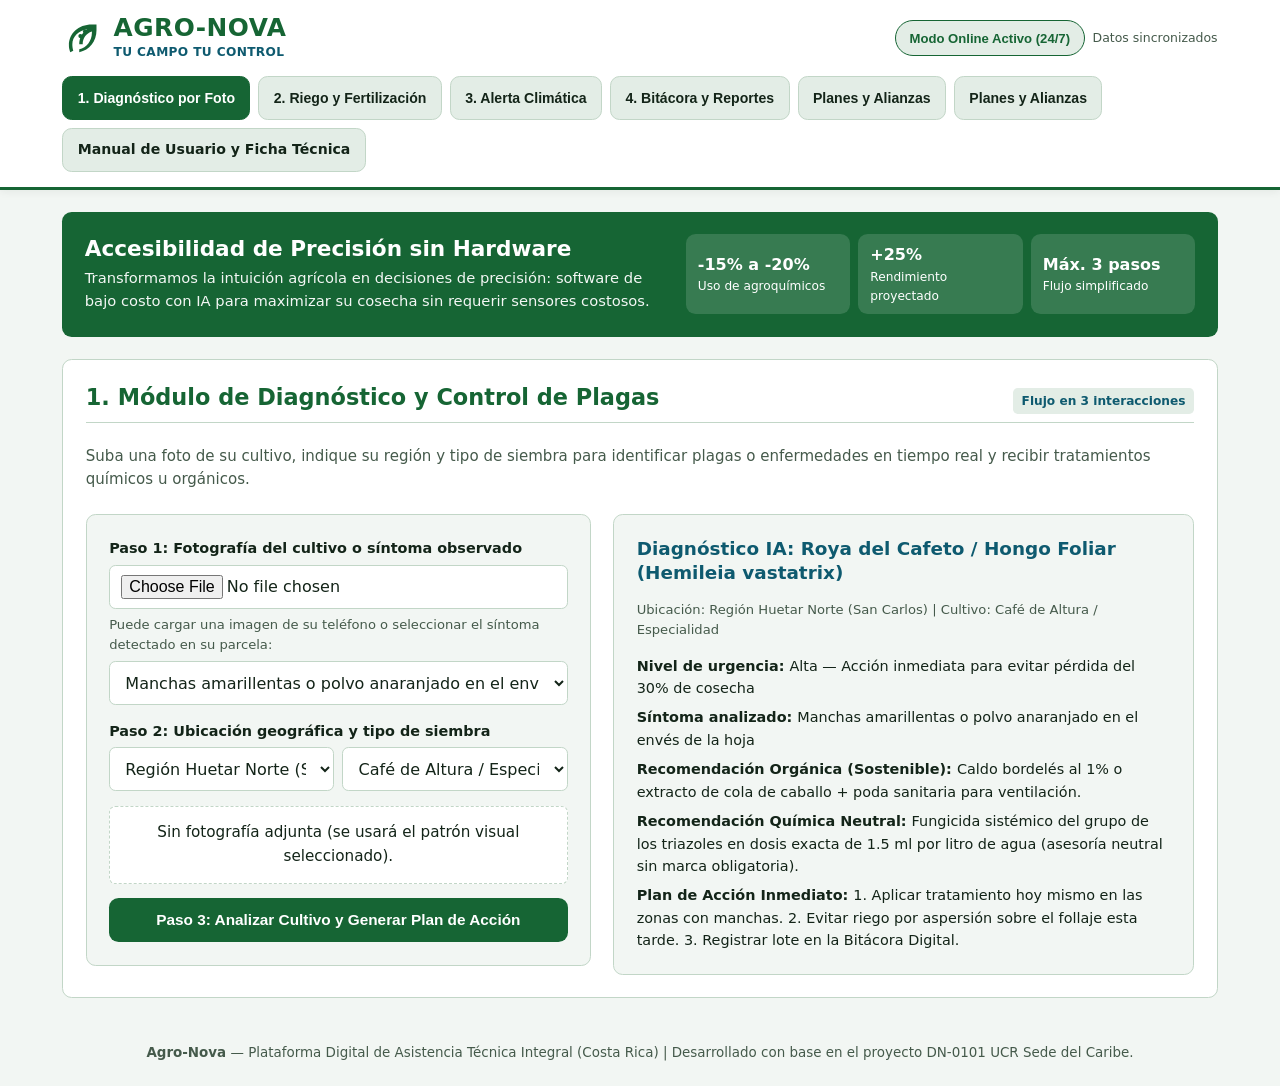
<file: index.html>
<!DOCTYPE html>
<html lang="es">
<head>
  <meta charset="UTF-8">
  <meta name="viewport" content="width=device-width, initial-scale=1.0">
  <title>Agro-Nova | Consultor Agrícola de Bolsillo</title>
  <link rel="stylesheet" href="css/styles.css">
</head>
<body>
  <header class="cabecera">
    <div class="cabecera-contenedor">
      <div class="marca-bloque">
        <!-- Logotipo: hoja verde combinada con circuitos tecnológicos -->
        <svg class="icono-marca" viewBox="0 0 32 32" aria-hidden="true">
          <path d="M26 4C14 4 6 12 6 22c0 3.3 1.2 6 1.2 6l2.6-1.2C9.2 24.5 9 22.8 9 21c0-6.5 5.5-12 13-13-4.5 3-7 7.5-7 13h3c0-5 3-9.5 8-11v1c0 7-4.5 13-11 14.5V28c9-1.5 15-9.5 15-19V4h-4z"/>
          <circle cx="16" cy="14" r="1.8"/>
          <circle cx="20" cy="10" r="1.8"/>
        </svg>
        <div>
          <span class="marca-titulo">AGRO-NOVA</span>
          <p class="marca-slogan">TU CAMPO tu control</p>
        </div>
      </div>

      <!-- Conmutador de Modo Offline (Mejora obligatoria de validación pág. 34) -->
      <div class="estado-red">
        <button type="button" id="btn-modo-red" class="boton-red online">
          Modo Online Activo (24/7)
        </button>
        <span id="indicador-sincronizacion" class="texto-sincronizacion">Datos sincronizados</span>
      </div>
    </div>

    <!-- Navegación directa de iconografía clara -->
    <nav id="nav-principal" class="navegacion-modulos" aria-label="Módulos de Agro-Nova">
      <button type="button" class="tab-modulo activo" data-modulo="mod-diagnostico">
        1. Diagnóstico por Foto
      </button>
      <button type="button" class="tab-modulo" data-modulo="mod-planificador">
        2. Riego y Fertilización
      </button>
      <button type="button" class="tab-modulo" data-modulo="mod-clima">
        3. Alerta Climática
      </button>
      <button type="button" class="tab-modulo" data-modulo="mod-bitacora">
        4. Bitácora y Reportes
      </button>
      <button type="button" class="tab-modulo" data-modulo="mod-planes">
        Planes y Alianzas
      </button>
      <button type="button" class="tab-modulo" data-modulo="mod-planes">
        Planes y Alianzas
      </button>
      <a href="manual.html" class="tab-modulo" style="text-decoration: none;">
        Manual de Usuario y Ficha Técnica
      </a>
    </nav>
    </nav>
  </header>

  <main class="contenedor-app">
    <!-- Banner de propuesta de valor y métricas de impacto -->
    <section class="banner-valor">
      <div>
        <h1 class="titulo-banner">Accesibilidad de Precisión sin Hardware</h1>
        <p class="texto-banner">
          Transformamos la intuición agrícola en decisiones de precisión: software de bajo costo con IA para maximizar su cosecha sin requerir sensores costosos.
        </p>
      </div>
      <div class="metricas-rapidas">
        <div class="insignia-metrica">
          <strong>-15% a -20%</strong>
          <span>Uso de agroquímicos</span>
        </div>
        <div class="insignia-metrica">
          <strong>+25%</strong>
          <span>Rendimiento proyectado</span>
        </div>
        <div class="insignia-metrica">
          <strong>Máx. 3 pasos</strong>
          <span>Flujo simplificado</span>
        </div>
      </div>
    </section>

    <!-- MÓDULO 1: DIAGNÓSTICO Y CONTROL DE PLAGAS -->
    <section id="mod-diagnostico" class="vista-modulo">
      <div class="encabezado-modulo">
        <h2>1. Módulo de Diagnóstico y Control de Plagas</h2>
        <span class="etiqueta-flujo">Flujo en 3 interacciones</span>
      </div>
      <p class="descripcion-modulo">
        Suba una foto de su cultivo, indique su región y tipo de siembra para identificar plagas o enfermedades en tiempo real y recibir tratamientos químicos u orgánicos.
      </p>

      <div class="layout-dos-columnas">
        <form id="form-diagnostico" class="tarjeta-operativa">
          <div class="campo-grupo">
            <label for="input-foto">Paso 1: Fotografía del cultivo o síntoma observado</label>
            <input id="input-foto" type="file" accept="image/*">
            <small class="ayuda-campo">Puede cargar una imagen de su teléfono o seleccionar el síntoma detectado en su parcela:</small>
            <select id="select-sintoma" required></select>
          </div>

          <div class="campo-grupo">
            <label for="diag-ubicacion">Paso 2: Ubicación geográfica y tipo de siembra</label>
            <div class="fila-doble">
              <select id="diag-ubicacion" required></select>
              <select id="diag-cultivo" required></select>
            </div>
          </div>

          <div class="vista-previa-contenedor" id="contenedor-preview">
            <img id="img-preview" class="imagen-preview oculto" alt="Vista previa del cultivo">
            <p id="texto-preview" class="texto-secundario">Sin fotografía adjunta (se usará el patrón visual seleccionado).</p>
          </div>

          <button type="submit" class="boton-accion">
            Paso 3: Analizar Cultivo y Generar Plan de Acción
          </button>
        </form>

        <div id="resultado-diagnostico" class="tarjeta-resultado"></div>
      </div>
    </section>

    <!-- MÓDULO 2: PLANIFICADOR DE FERTILIZACIÓN Y RIEGO -->
    <section id="mod-planificador" class="vista-modulo oculto">
      <div class="encabezado-modulo">
        <h2>2. Planificador de Fertilización y Riego</h2>
        <span class="etiqueta-flujo">Algoritmo de Racionalización de Insumos</span>
      </div>
      <p class="descripcion-modulo">
        Calcule la cantidad exacta de agua y fertilizante según la etapa fenológica de crecimiento y el área sembrada para evitar aplicaciones "al ojo".
      </p>

      <div class="layout-dos-columnas">
        <form id="form-planificador" class="tarjeta-operativa">
          <div class="campo-grupo">
            <label for="plan-cultivo">Paso 1: Seleccione el tipo de siembra</label>
            <select id="plan-cultivo" required></select>
          </div>

          <div class="campo-grupo">
            <label for="plan-etapa">Paso 2: Etapa fenológica del cultivo</label>
            <select id="plan-etapa" required></select>
          </div>

          <div class="campo-grupo">
            <label for="plan-area">Paso 3: Área de la parcela (en metros cuadrados m²)</label>
            <input id="plan-area" type="number" min="10" max="500000" value="2500" required>
          </div>

          <button type="submit" class="boton-accion">
            Calcular Dosificación Exacta y Calendario
          </button>
        </form>

        <div id="resultado-planificador" class="tarjeta-resultado"></div>
      </div>
    </section>

    <!-- MÓDULO 3: SISTEMA DE ALERTA CLIMÁTICA PREDICTIVA -->
    <section id="mod-clima" class="vista-modulo oculto">
      <div class="encabezado-modulo">
        <h2>3. Sistema de Alerta Climática Predictiva</h2>
        <span class="etiqueta-flujo">Monitoreo microclimático geolocalizado</span>
      </div>
      <p class="descripcion-modulo">
        Notificaciones sobre riesgos climáticos locales (heladas, exceso de lluvia, sequía) traducidas en consejos preventivos inmediatos para su parcela.
      </p>

      <div class="barra-filtro-clima">
        <label for="clima-region">Filtrar alertas por región agrícola:</label>
        <select id="clima-region"></select>
      </div>

      <div id="contenedor-alertas-clima" class="rejilla-tarjetas"></div>
    </section>

    <!-- MÓDULO 4: BITÁCORA DIGITAL DE RECURSOS Y ANALÍTICA -->
    <section id="mod-bitacora" class="vista-modulo oculto">
      <div class="encabezado-modulo">
        <h2>4. Bitácora Digital de Recursos y Estadísticas</h2>
        <span class="etiqueta-flujo">Privacidad garantizada: los datos pertenecen al productor</span>
      </div>
      <p class="descripcion-modulo">
        Registro administrativo para controlar inventarios, gastos de producción e ingresos de cosecha, con analítica visual de rentabilidad.
      </p>

      <div id="resumen-financiero" class="rejilla-metricas-bitacora"></div>

      <div class="layout-dos-columnas">
        <form id="form-bitacora" class="tarjeta-operativa">
          <h3 class="subtitulo-tarjeta">Nuevo registro administrativo</h3>

          <div class="campo-grupo">
            <label for="bit-tipo">Tipo de movimiento</label>
            <select id="bit-tipo" required>
              <option value="Ingreso por cosecha">Ingreso por venta de cosecha</option>
              <option value="Gasto en fertilizantes/insumos">Gasto en fertilizantes o insumos</option>
              <option value="Gasto operativo / riego">Gasto operativo / mano de obra / riego</option>
              <option value="Inventario en bodega">Registro de inventario en bodega</option>
            </select>
          </div>

          <div class="campo-grupo">
            <label for="bit-concepto">Concepto o lote de cultivo</label>
            <input id="bit-concepto" type="text" maxlength="100" placeholder="Ej. Lote Café Caturra - Fertilizante orgánico" required>
          </div>

          <div class="campo-grupo">
            <label for="bit-monto">Monto en colones (₡)</label>
            <input id="bit-monto" type="number" min="0" max="50000000" value="45000" required>
          </div>

          <button type="submit" class="boton-accion">Guardar en Bitácora</button>
        </form>

        <div class="tarjeta-resultado">
          <h3 class="subtitulo-tarjeta">Gráfico de distribución y movimientos recientes</h3>
          <div id="grafico-barras" class="contenedor-grafico"></div>
          <ul id="lista-bitacora" class="lista-registros"></ul>
        </div>
      </div>
    </section>

    <!-- SECCIÓN COMERCIAL: PLANES, FORMAS DE PAGO Y ALIANZAS -->
    <section id="mod-planes" class="vista-modulo oculto">
      <div class="encabezado-modulo">
        <h2>Planes SaaS, Medios de Pago y Alianzas Cooperativas</h2>
        <span class="etiqueta-flujo">Distribución Directa (Canal Corto)</span>
      </div>
      <p class="descripcion-modulo">
        Esquema accesible pensado para el productor costarricense sin inversión en sensores físicos, con soporte mediante comunidad en WhatsApp.
      </p>

      <div id="contenedor-planes" class="rejilla-tarjetas"></div>
      <div id="contenedor-alianzas" class="rejilla-tarjetas" style="margin-top: 1.25rem;"></div>
    </section>
  </main>

  <footer class="pie-app">
    <p>
      <strong>Agro-Nova</strong> — Plataforma Digital de Asistencia Técnica Integral (Costa Rica) | Desarrollado con base en el proyecto DN-0101 UCR Sede del Caribe.
    </p>
  </footer>

  <script type="module" src="js/main.js"></script>
</body>
</html>
</file>
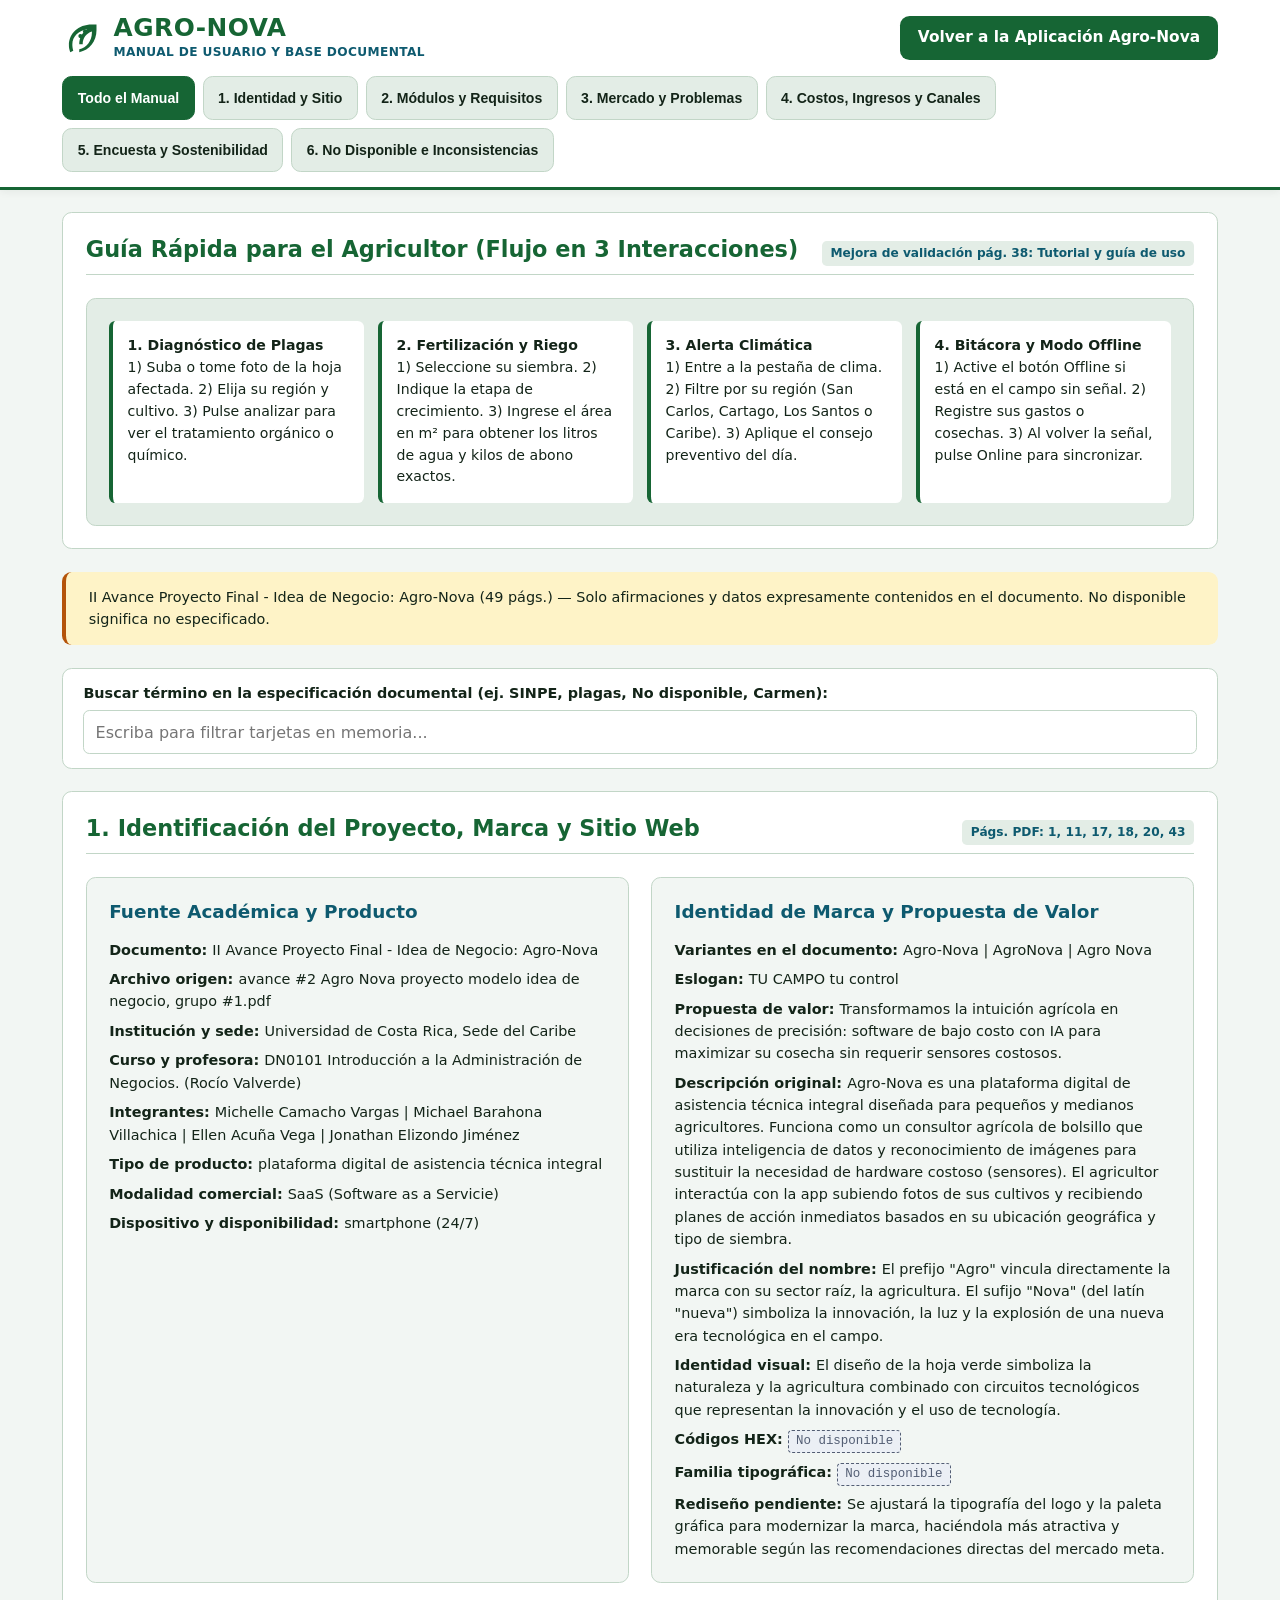
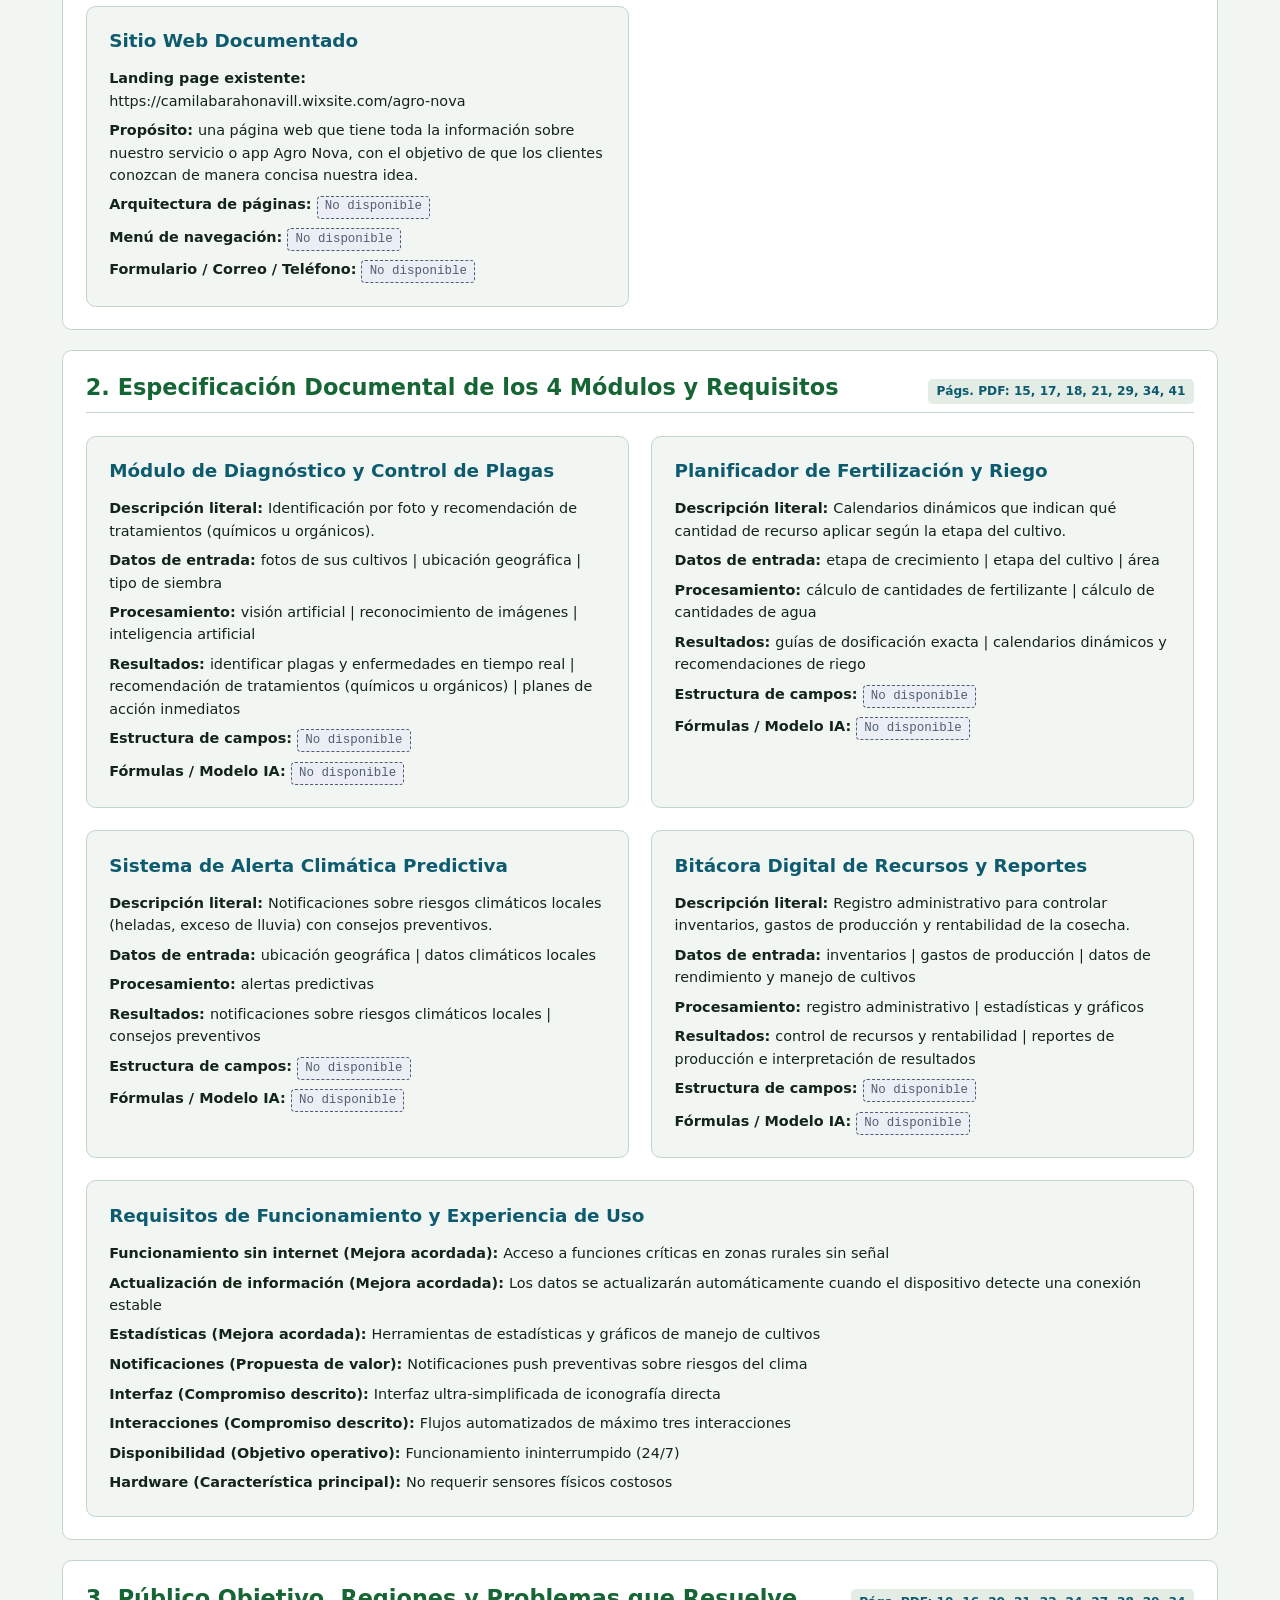
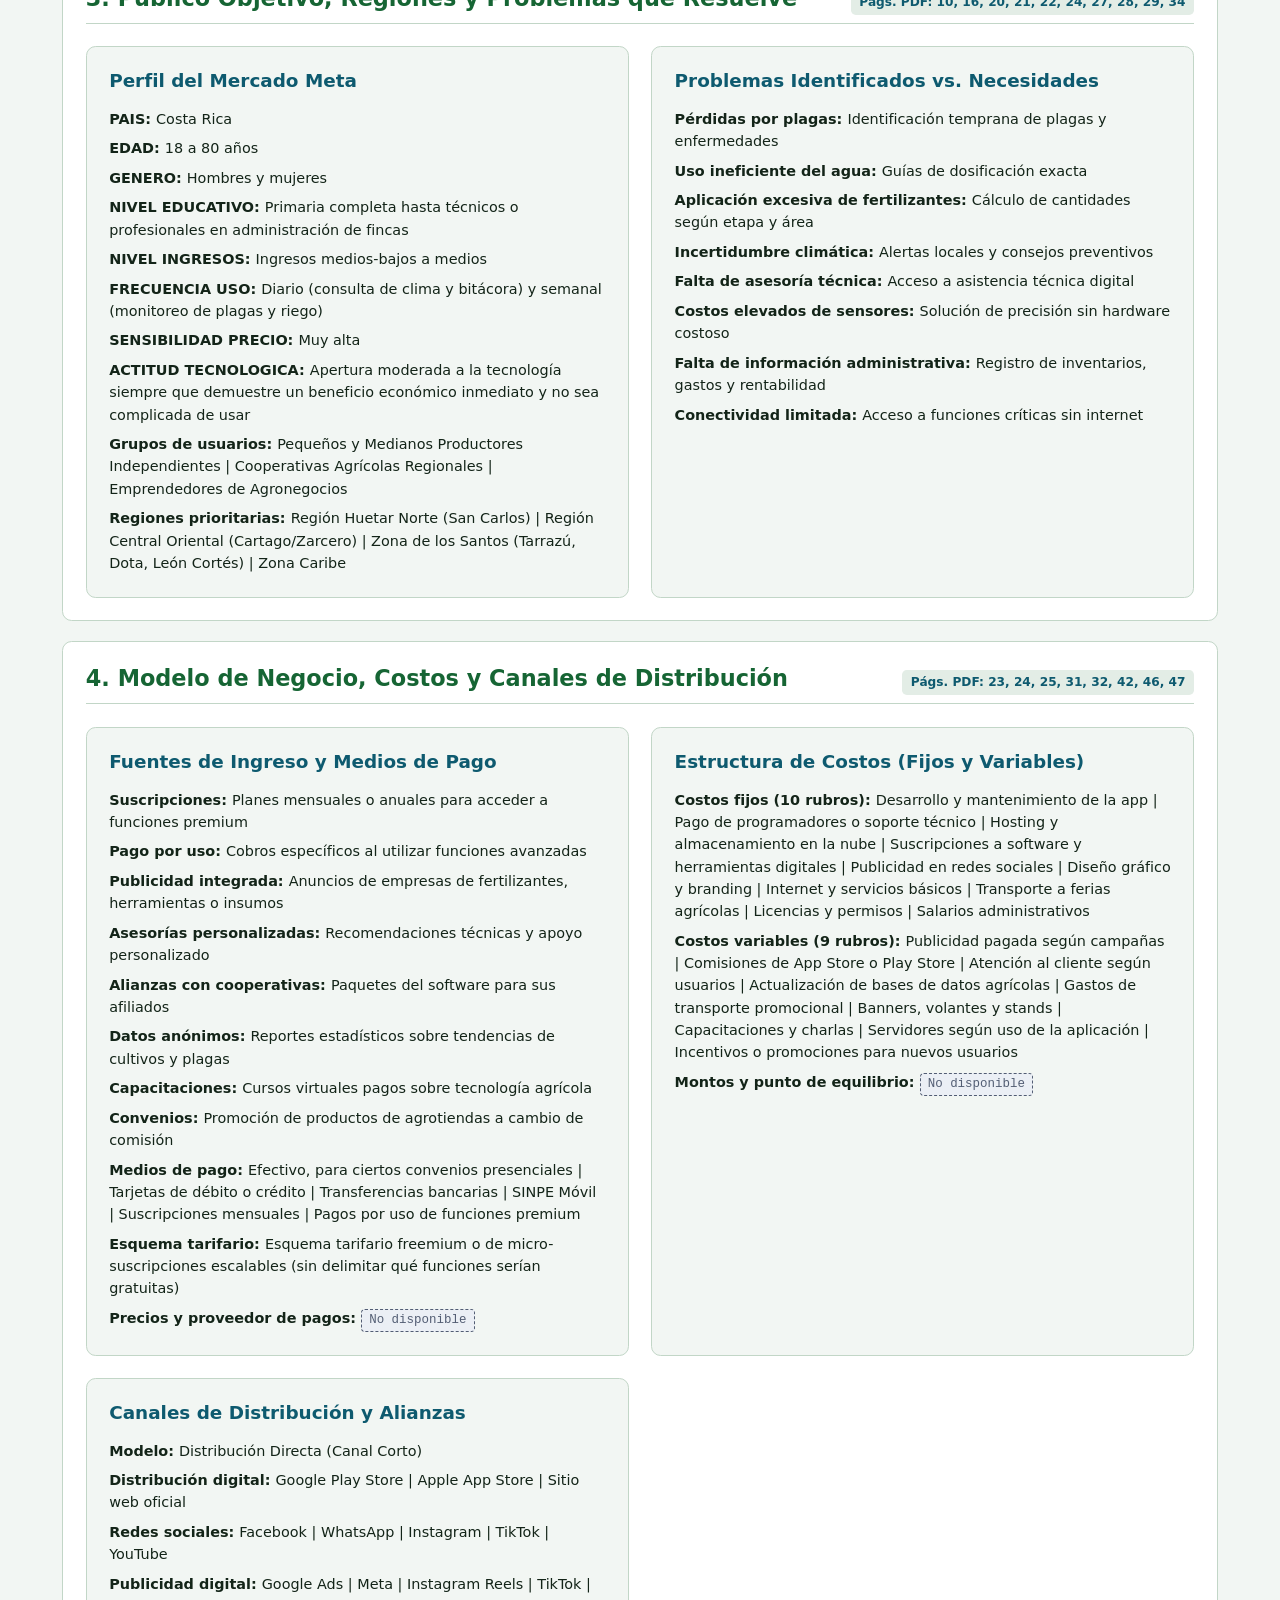
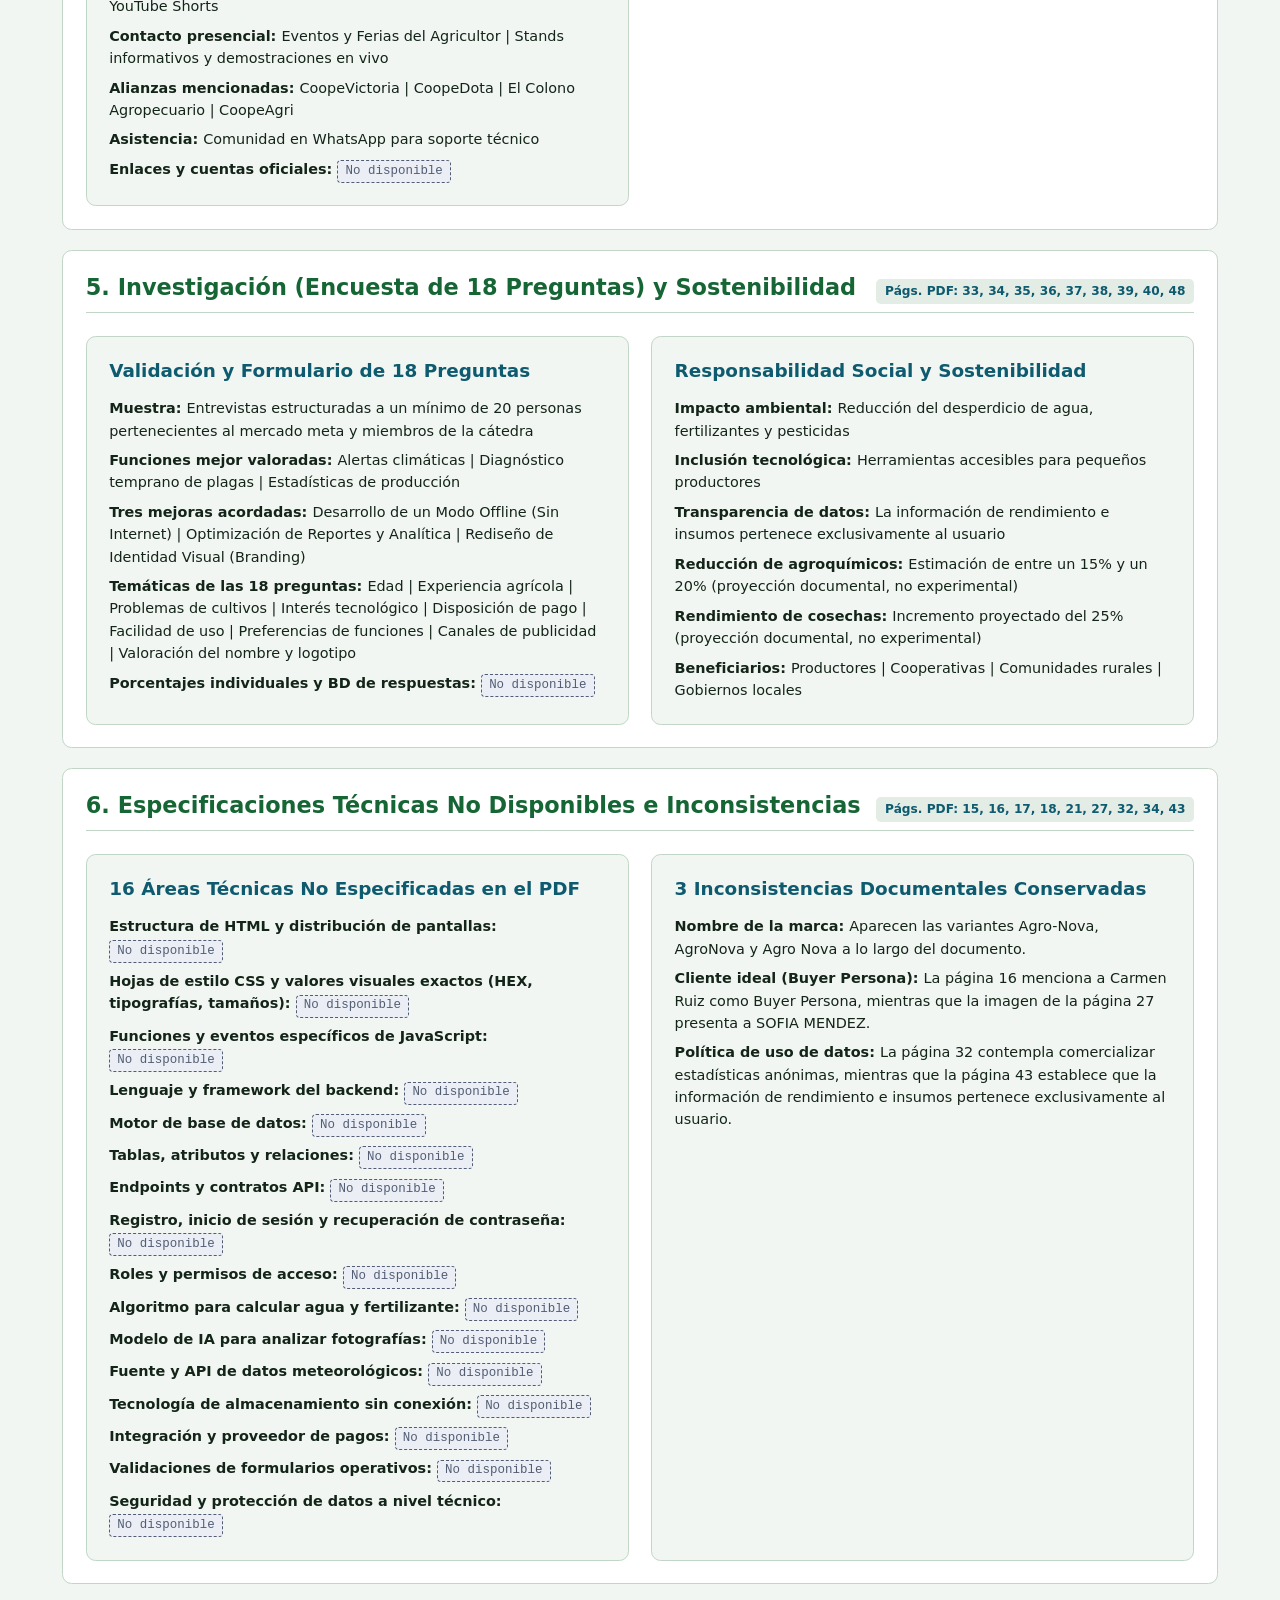
<file: manual.html>
<!DOCTYPE html>
<html lang="es">
<head>
  <meta charset="UTF-8">
  <meta name="viewport" content="width=device-width, initial-scale=1.0">
  <title>Agro-Nova | Manual de Usuario y Ficha Técnica</title>
  <link rel="stylesheet" href="css/styles.css">
</head>
<body>
  <header class="cabecera">
    <div class="cabecera-contenedor">
      <div class="marca-bloque">
        <svg class="icono-marca" viewBox="0 0 32 32" aria-hidden="true">
          <path d="M26 4C14 4 6 12 6 22c0 3.3 1.2 6 1.2 6l2.6-1.2C9.2 24.5 9 22.8 9 21c0-6.5 5.5-12 13-13-4.5 3-7 7.5-7 13h3c0-5 3-9.5 8-11v1c0 7-4.5 13-11 14.5V28c9-1.5 15-9.5 15-19V4h-4z"/>
          <circle cx="16" cy="14" r="1.8"/>
          <circle cx="20" cy="10" r="1.8"/>
        </svg>
        <div>
          <span id="marca-nombre" class="marca-titulo">AGRO-NOVA</span>
          <p id="marca-slogan" class="marca-slogan">Manual de Usuario y Base Documental</p>
        </div>
      </div>

      <a href="index.html" class="boton-accion" style="text-decoration: none;">
        Volver a la Aplicación Agro-Nova
      </a>
    </div>

    <nav id="menu-filtros" class="navegacion-modulos" aria-label="Secciones del manual">
      <button type="button" class="tab-modulo activo" data-vista="todas">Todo el Manual</button>
      <button type="button" class="tab-modulo" data-vista="identidad">1. Identidad y Sitio</button>
      <button type="button" class="tab-modulo" data-vista="modulos">2. Módulos y Requisitos</button>
      <button type="button" class="tab-modulo" data-vista="mercado">3. Mercado y Problemas</button>
      <button type="button" class="tab-modulo" data-vista="finanzas">4. Costos, Ingresos y Canales</button>
      <button type="button" class="tab-modulo" data-vista="validacion">5. Encuesta y Sostenibilidad</button>
      <button type="button" class="tab-modulo" data-vista="auditoria">6. No Disponible e Inconsistencias</button>
    </nav>
  </header>

  <main class="contenedor-app">
    <!-- Bloque de Manual de Usuario Operativo (máximo 3 interacciones por flujo) -->
    <section class="vista-modulo">
      <div class="encabezado-modulo">
        <h2>Guía Rápida para el Agricultor (Flujo en 3 Interacciones)</h2>
        <span class="etiqueta-flujo">Mejora de validación pág. 38: Tutorial y guía de uso</span>
      </div>
      <div class="pasos-manual">
        <div class="paso-item">
          <strong>1. Diagnóstico de Plagas</strong>
          <p>1) Suba o tome foto de la hoja afectada. 2) Elija su región y cultivo. 3) Pulse analizar para ver el tratamiento orgánico o químico.</p>
        </div>
        <div class="paso-item">
          <strong>2. Fertilización y Riego</strong>
          <p>1) Seleccione su siembra. 2) Indique la etapa de crecimiento. 3) Ingrese el área en m² para obtener los litros de agua y kilos de abono exactos.</p>
        </div>
        <div class="paso-item">
          <strong>3. Alerta Climática</strong>
          <p>1) Entre a la pestaña de clima. 2) Filtre por su región (San Carlos, Cartago, Los Santos o Caribe). 3) Aplique el consejo preventivo del día.</p>
        </div>
        <div class="paso-item">
          <strong>4. Bitácora y Modo Offline</strong>
          <p>1) Active el botón Offline si está en el campo sin señal. 2) Registre sus gastos o cosechas. 3) Al volver la señal, pulse Online para sincronizar.</p>
        </div>
      </div>
    </section>

    <div id="criterio-documental" class="aviso-documental" role="note"></div>

    <!-- Buscador en memoria -->
    <section class="vista-modulo" style="padding: 0.85rem 1.25rem;">
      <div class="campo-grupo">
        <label for="buscador-memoria">Buscar término en la especificación documental (ej. SINPE, plagas, No disponible, Carmen):</label>
        <input id="buscador-memoria" type="search" placeholder="Escriba para filtrar tarjetas en memoria...">
      </div>
    </section>

    <!-- Contenedor donde js/manual.js inyecta los objetos y arreglos de js/datos-manual.js -->
    <div id="contenedor-secciones" style="display: flex; flex-direction: column; gap: 1.25rem;"></div>
  </main>

  <footer id="pie-documental" class="pie-app"></footer>

  <script type="module" src="js/manual.js"></script>
</body>
</html>
</file>
<file: css/styles.css>
@import url("./variables.css");

*,
*::before,
*::after {
  box-sizing: border-box;
  margin: 0;
  padding: 0;
}

html {
  scroll-behavior: smooth;
  -webkit-text-size-adjust: 100%;
}

body {
  font-family: var(--fuente-moderna);
  font-size: var(--texto-base);
  background-color: var(--color-fondo);
  color: var(--color-texto);
  line-height: 1.55;
  min-height: 100vh;
  display: flex;
  flex-direction: column;
  overflow-x: hidden;
}

img,
svg {
  max-width: 100%;
  height: auto;
  display: block;
}

/* ==========================================
   1. CABECERA Y NAVEGACIÓN (MÓVIL PRIMERO)
   ========================================== */
.cabecera {
  background-color: var(--color-superficie);
  border-bottom: 3px solid var(--color-verde-agro);
  position: sticky;
  top: 0;
  z-index: 30;
  box-shadow: 0 2px 8px rgba(19, 36, 24, 0.06);
}

.cabecera-contenedor {
  max-width: var(--ancho-app);
  margin: 0 auto;
  padding: var(--espacio-sm) var(--espacio-md);
  display: flex;
  flex-direction: column;
  align-items: stretch;
  gap: var(--espacio-xs);
}

.marca-bloque {
  display: flex;
  align-items: center;
  gap: var(--espacio-sm);
}

.icono-marca {
  width: 2.3rem;
  height: 2.3rem;
  fill: var(--color-verde-agro);
  flex-shrink: 0;
}

.marca-titulo {
  font-size: var(--texto-marca);
  font-weight: 900;
  letter-spacing: 0.02em;
  color: var(--color-verde-agro);
  line-height: 1.15;
  display: block;
}

.marca-slogan {
  font-size: 0.76rem;
  font-weight: 700;
  color: var(--color-circuito);
  text-transform: uppercase;
  letter-spacing: 0.03em;
}

.estado-red {
  display: flex;
  align-items: center;
  justify-content: space-between;
  gap: var(--espacio-xs);
  flex-wrap: wrap;
}

.boton-red {
  min-height: 2.25rem;
  padding: 0.35rem 0.85rem;
  border-radius: 2rem;
  font-size: 0.82rem;
  font-weight: 700;
  cursor: pointer;
  transition: background-color 0.15s ease, color 0.15s ease;
}

.boton-red.online {
  background-color: var(--color-superficie-alt);
  color: var(--color-verde-agro);
  border: 1px solid var(--color-verde-agro);
}

.boton-red.offline {
  background-color: var(--color-alerta-fondo);
  color: var(--color-alerta);
  border: 1px solid var(--color-alerta);
}

.texto-sincronizacion {
  font-size: 0.78rem;
  color: var(--color-texto-secundario);
}

/* Barra de pestañas deslizable en móvil y envolvente en escritorio */
.navegacion-modulos {
  max-width: var(--ancho-app);
  margin: 0 auto;
  padding: 0 var(--espacio-md) var(--espacio-sm);
  display: flex;
  gap: var(--espacio-xs);
  overflow-x: auto;
  scroll-snap-type: x proximity;
  -webkit-overflow-scrolling: touch;
  scrollbar-width: thin;
}

.tab-modulo {
  scroll-snap-align: start;
  background-color: var(--color-superficie-alt);
  color: var(--color-texto);
  border: 1px solid var(--color-borde);
  min-height: var(--altura-tactil);
  padding: 0.5rem 0.9rem;
  border-radius: var(--radio-md);
  font-weight: 700;
  font-size: 0.88rem;
  cursor: pointer;
  white-space: nowrap;
  display: inline-flex;
  align-items: center;
  justify-content: center;
  text-decoration: none;
  flex-shrink: 0;
  transition: background-color 0.15s ease, color 0.15s ease;
}

.tab-modulo.activo,
.tab-modulo:hover {
  background-color: var(--color-verde-agro);
  color: #ffffff;
  border-color: var(--color-verde-agro);
}

.tab-modulo:focus-visible,
.boton-accion:focus-visible,
.boton-red:focus-visible,
input:focus-visible,
select:focus-visible {
  outline: 3px solid var(--color-circuito);
  outline-offset: 2px;
}

/* ==========================================
   2. CONTENEDOR PRINCIPAL Y BANNER
   ========================================== */
.contenedor-app {
  width: 100%;
  max-width: var(--ancho-app);
  margin: 0 auto;
  padding: var(--espacio-md);
  display: flex;
  flex-direction: column;
  gap: var(--espacio-md);
  flex: 1;
}

.banner-valor {
  background-color: var(--color-verde-agro);
  color: #ffffff;
  padding: var(--espacio-md);
  border-radius: var(--radio-md);
  display: flex;
  flex-direction: column;
  gap: var(--espacio-md);
}

.titulo-banner {
  font-size: clamp(1.1rem, 2.5vw, 1.35rem);
  margin-bottom: 0.25rem;
  line-height: 1.25;
}

.texto-banner {
  font-size: 0.92rem;
  opacity: 0.95;
  max-width: 65ch;
}

.metricas-rapidas {
  display: grid;
  grid-template-columns: repeat(auto-fit, minmax(135px, 1fr));
  gap: var(--espacio-xs);
  width: 100%;
}

.insignia-metrica {
  background-color: rgba(255, 255, 255, 0.14);
  padding: 0.55rem 0.75rem;
  border-radius: var(--radio-md);
  display: flex;
  flex-direction: column;
  justify-content: center;
}

.insignia-metrica strong {
  font-size: 1rem;
}

.insignia-metrica span {
  font-size: 0.76rem;
}

/* ==========================================
   3. VISTAS DE MÓDULOS, TARJETAS Y REJILLAS
   ========================================== */
.vista-modulo {
  background-color: var(--color-superficie);
  border: 1px solid var(--color-borde);
  border-radius: var(--radio-md);
  padding: var(--espacio-md);
  display: flex;
  flex-direction: column;
  gap: var(--espacio-md);
}

.encabezado-modulo {
  display: flex;
  flex-direction: column;
  align-items: flex-start;
  gap: var(--espacio-xs);
  border-bottom: 1px solid var(--color-borde);
  padding-bottom: var(--espacio-xs);
}

.encabezado-modulo h2 {
  font-size: var(--texto-titulo-modulo);
  color: var(--color-verde-agro);
  line-height: 1.25;
}

.etiqueta-flujo {
  font-size: 0.76rem;
  font-weight: 700;
  color: var(--color-circuito);
  background-color: var(--color-superficie-alt);
  padding: 0.2rem 0.55rem;
  border-radius: 0.3rem;
}

.descripcion-modulo {
  font-size: 0.94rem;
  color: var(--color-texto-secundario);
}

.layout-dos-columnas {
  display: grid;
  grid-template-columns: 1fr;
  gap: var(--espacio-md);
  align-items: start;
}

.tarjeta-operativa,
.tarjeta-resultado,
.tarjeta-item {
  background-color: var(--color-fondo);
  border: 1px solid var(--color-borde);
  border-radius: var(--radio-md);
  padding: var(--espacio-md);
  display: flex;
  flex-direction: column;
  gap: var(--espacio-sm);
  min-width: 0; /* Previene desbordamiento en celdas CSS Grid */
  overflow-wrap: anywhere;
}

.subtitulo-tarjeta {
  font-size: var(--texto-subtitulo);
  color: var(--color-circuito);
  line-height: 1.3;
}

/* ==========================================
   4. FORMULARIOS Y CONTROLES TÁCTILES
   ========================================== */
.campo-grupo {
  display: flex;
  flex-direction: column;
  gap: 0.35rem;
  min-width: 0;
}

/* En móvil pequeño se apilan en 1 columna para no truncar el texto de los select */
.fila-doble {
  display: grid;
  grid-template-columns: 1fr;
  gap: var(--espacio-xs);
}

label {
  font-weight: 700;
  font-size: 0.9rem;
}

.ayuda-campo {
  font-size: 0.82rem;
  color: var(--color-texto-secundario);
}

input,
select {
  width: 100%;
  min-height: var(--altura-tactil);
  font-family: inherit;
  font-size: 1rem; /* 16px evita zoom automático en navegadores móviles */
  padding: 0.55rem 0.7rem;
  border: 1px solid var(--color-borde);
  border-radius: 0.4rem;
  background-color: #ffffff;
  color: var(--color-texto);
}

.vista-previa-contenedor {
  border: 1px dashed var(--color-borde);
  border-radius: 0.4rem;
  padding: var(--espacio-sm);
  text-align: center;
  background-color: #ffffff;
  display: flex;
  flex-direction: column;
  align-items: center;
  gap: var(--espacio-xs);
}

.imagen-preview {
  max-width: 100%;
  max-height: 200px;
  border-radius: 0.35rem;
  object-fit: contain;
}

.boton-accion {
  width: 100%;
  min-height: var(--altura-tactil);
  background-color: var(--color-verde-agro);
  color: #ffffff;
  border: none;
  padding: 0.65rem 1.1rem;
  border-radius: var(--radio-md);
  font-size: 0.96rem;
  font-weight: 700;
  cursor: pointer;
  text-align: center;
  display: inline-flex;
  align-items: center;
  justify-content: center;
  transition: background-color 0.15s ease;
}

.boton-accion:hover {
  background-color: var(--color-verde-hover);
}

/* ==========================================
   5. CLIMA, BITÁCORA Y MANUAL DE USUARIO
   ========================================== */
.rejilla-tarjetas {
  display: grid;
  grid-template-columns: 1fr;
  gap: var(--espacio-md);
}

.alerta-alta {
  border-left: 5px solid var(--color-peligro);
  background-color: var(--color-peligro-fondo);
}

.alerta-media {
  border-left: 5px solid var(--color-alerta);
  background-color: var(--color-alerta-fondo);
}

.barra-filtro-clima {
  display: flex;
  flex-direction: column;
  align-items: stretch;
  gap: var(--espacio-xs);
}

.rejilla-metricas-bitacora {
  display: grid;
  grid-template-columns: 1fr;
  gap: var(--espacio-sm);
}

.caja-kpi {
  background-color: var(--color-superficie-alt);
  border: 1px solid var(--color-borde);
  border-radius: var(--radio-md);
  padding: var(--espacio-sm) var(--espacio-md);
  display: flex;
  flex-direction: column;
  gap: 0.15rem;
}

.caja-kpi span {
  font-size: 0.82rem;
  color: var(--color-texto-secundario);
}

.caja-kpi strong {
  font-size: clamp(1.1rem, 2vw, 1.3rem);
  color: var(--color-verde-agro);
}

.contenedor-grafico {
  display: flex;
  flex-direction: column;
  gap: 0.5rem;
  margin-bottom: var(--espacio-sm);
}

.fila-barra {
  display: flex;
  flex-direction: column;
  gap: 0.2rem;
  font-size: 0.84rem;
}

.pista-barra {
  width: 100%;
  height: 0.75rem;
  background-color: var(--color-superficie-alt);
  border-radius: 1rem;
  overflow: hidden;
}

.relleno-barra {
  height: 100%;
  background-color: var(--color-verde-agro);
  transition: width 0.25s ease;
}

.lista-registros {
  list-style: none;
  display: flex;
  flex-direction: column;
  gap: 0.5rem;
  max-height: 280px;
  overflow-y: auto;
}

.item-bitacora {
  background-color: #ffffff;
  border: 1px solid var(--color-borde);
  border-radius: 0.4rem;
  padding: 0.6rem 0.75rem;
  display: flex;
  flex-direction: column;
  align-items: flex-start;
  gap: 0.25rem;
  font-size: 0.88rem;
}

.lista-detalles {
  list-style: none;
  display: flex;
  flex-direction: column;
  gap: 0.45rem;
  font-size: 0.9rem;
  overflow-wrap: anywhere;
}

/* Clases exclusivas de manual.html */
.etiqueta-nd {
  display: inline-block;
  font-family: var(--fuente-mono);
  font-size: 0.78rem;
  color: #525d73;
  background-color: #ebeff5;
  border: 1px dashed #525d73;
  padding: 0.05rem 0.45rem;
  border-radius: 0.25rem;
}

.aviso-documental {
  background-color: var(--color-alerta-fondo);
  border-left: 4px solid var(--color-alerta);
  padding: var(--espacio-sm) var(--espacio-md);
  border-radius: var(--radio-md);
  font-size: 0.9rem;
  overflow-wrap: anywhere;
}

.pasos-manual {
  background-color: var(--color-superficie-alt);
  border: 1px solid var(--color-borde);
  border-radius: var(--radio-md);
  padding: var(--espacio-md);
  display: grid;
  grid-template-columns: 1fr;
  gap: var(--espacio-sm);
}

.paso-item {
  background-color: var(--color-superficie);
  padding: var(--espacio-sm);
  border-radius: 0.4rem;
  border-left: 4px solid var(--color-verde-agro);
  font-size: 0.88rem;
}

.oculto {
  display: none !important;
}

.pie-app {
  width: 100%;
  max-width: var(--ancho-app);
  margin: 0 auto;
  padding: var(--espacio-md);
  text-align: center;
  font-size: 0.84rem;
  color: var(--color-texto-secundario);
}

/* ==========================================
   6. MEDIA QUERIES POR DISPOSITIVO
   ========================================== */

/* Teléfonos grandes y móviles en horizontal (>= 540px) */
@media (min-width: 540px) {
  .cabecera-contenedor {
    flex-direction: row;
    justify-content: space-between;
    align-items: center;
  }

  .cabecera-contenedor .boton-accion {
    width: auto;
  }

  .fila-doble {
    grid-template-columns: 1fr 1fr;
  }

  .item-bitacora {
    flex-direction: row;
    justify-content: space-between;
    align-items: center;
  }

  .rejilla-metricas-bitacora {
    grid-template-columns: repeat(3, 1fr);
  }

  .pasos-manual {
    grid-template-columns: repeat(2, 1fr);
  }
}

/* Tabletas verticales y horizontales (>= 768px) */
@media (min-width: 768px) {
  .encabezado-modulo {
    flex-direction: row;
    justify-content: space-between;
    align-items: baseline;
  }

  .barra-filtro-clima {
    flex-direction: row;
    align-items: center;
  }

  .barra-filtro-clima select {
    max-width: 380px;
  }

  .rejilla-tarjetas {
    grid-template-columns: repeat(2, 1fr);
  }

  .navegacion-modulos {
    flex-wrap: wrap;
    overflow-x: visible;
  }
}

/* Laptops y monitores de escritorio (>= 1024px) */
@media (min-width: 1024px) {
  .banner-valor {
    flex-direction: row;
    justify-content: space-between;
    align-items: center;
  }

  .metricas-rapidas {
    width: auto;
    min-width: 430px;
  }

  .layout-dos-columnas {
    grid-template-columns: 1fr 1.15fr;
  }

  .tarjeta-resultado {
    position: sticky;
    top: 8.5rem;
  }

  .pasos-manual {
    grid-template-columns: repeat(4, 1fr);
  }
}

/* Accesibilidad: reducción de movimiento */
@media (prefers-reduced-motion: reduce) {
  html {
    scroll-behavior: auto;
  }

  *,
  *::before,
  *::after {
    transition: none !important;
  }
}
</file>
